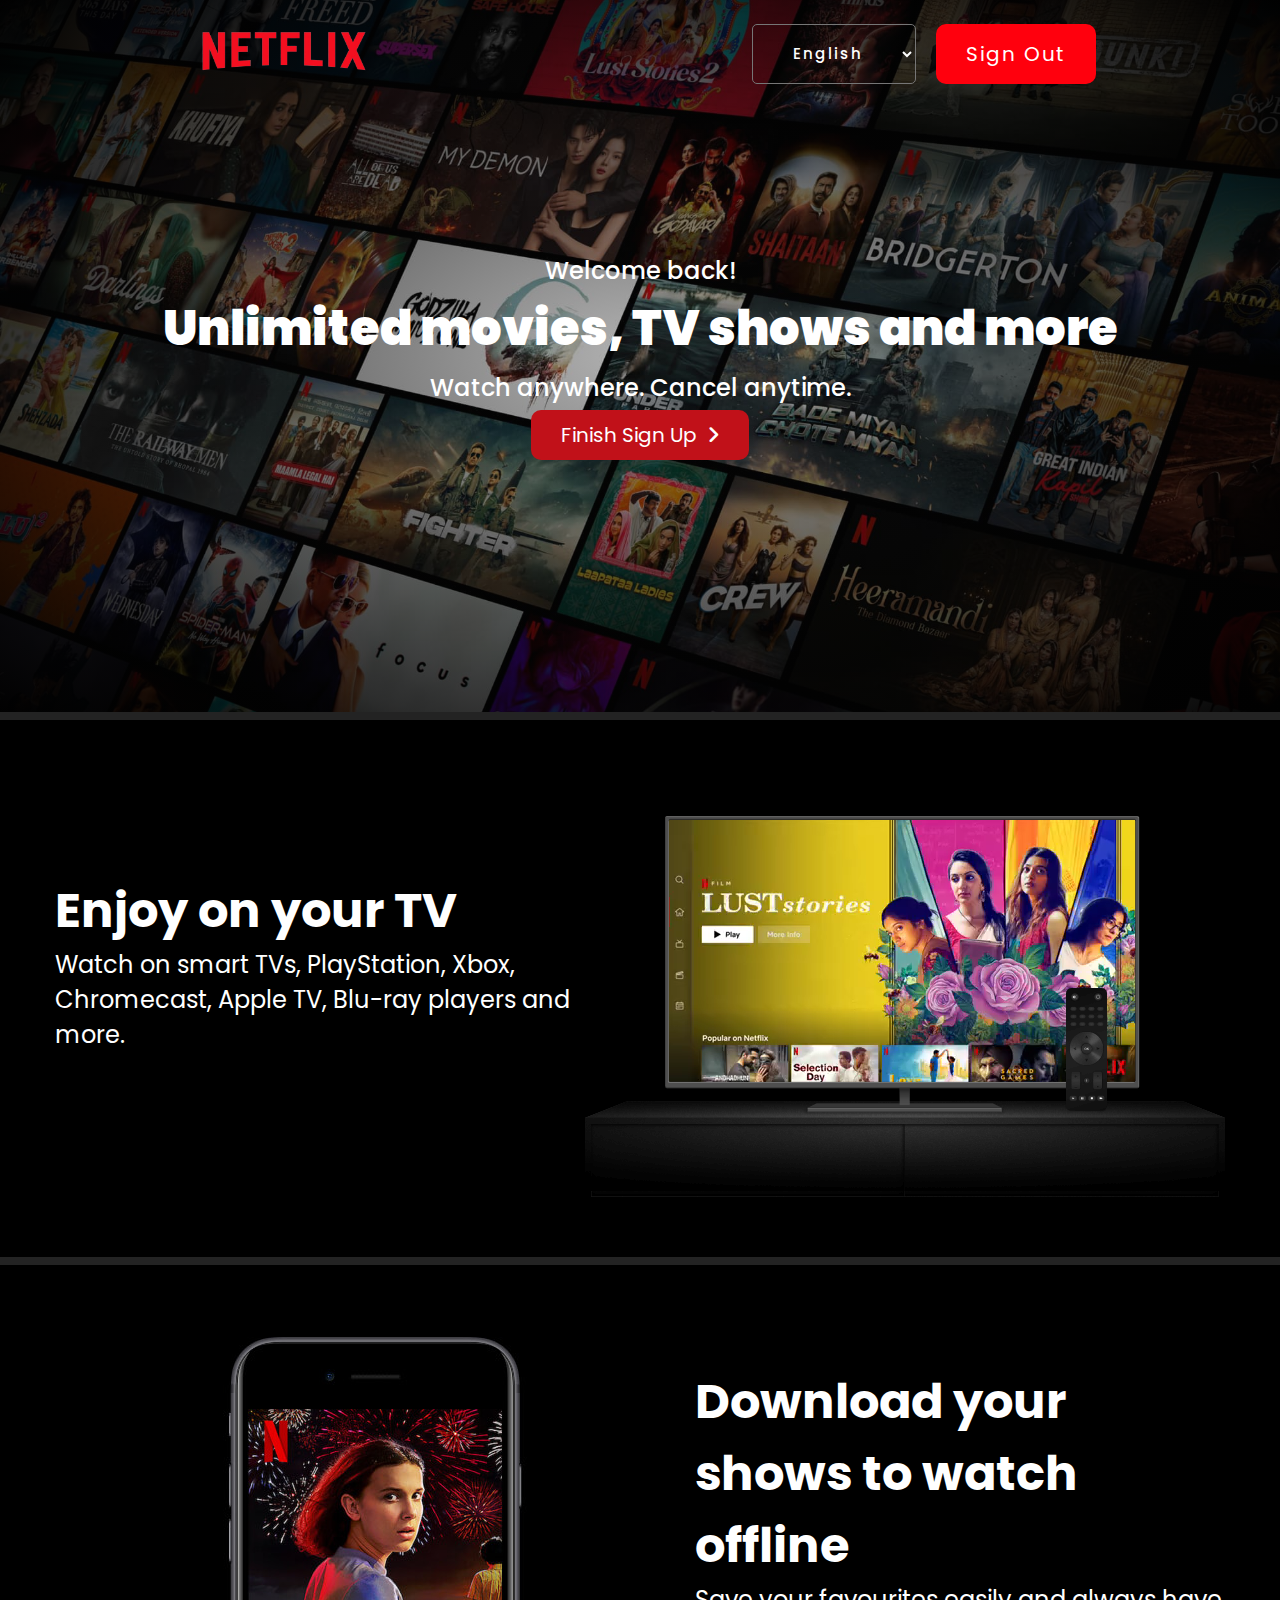
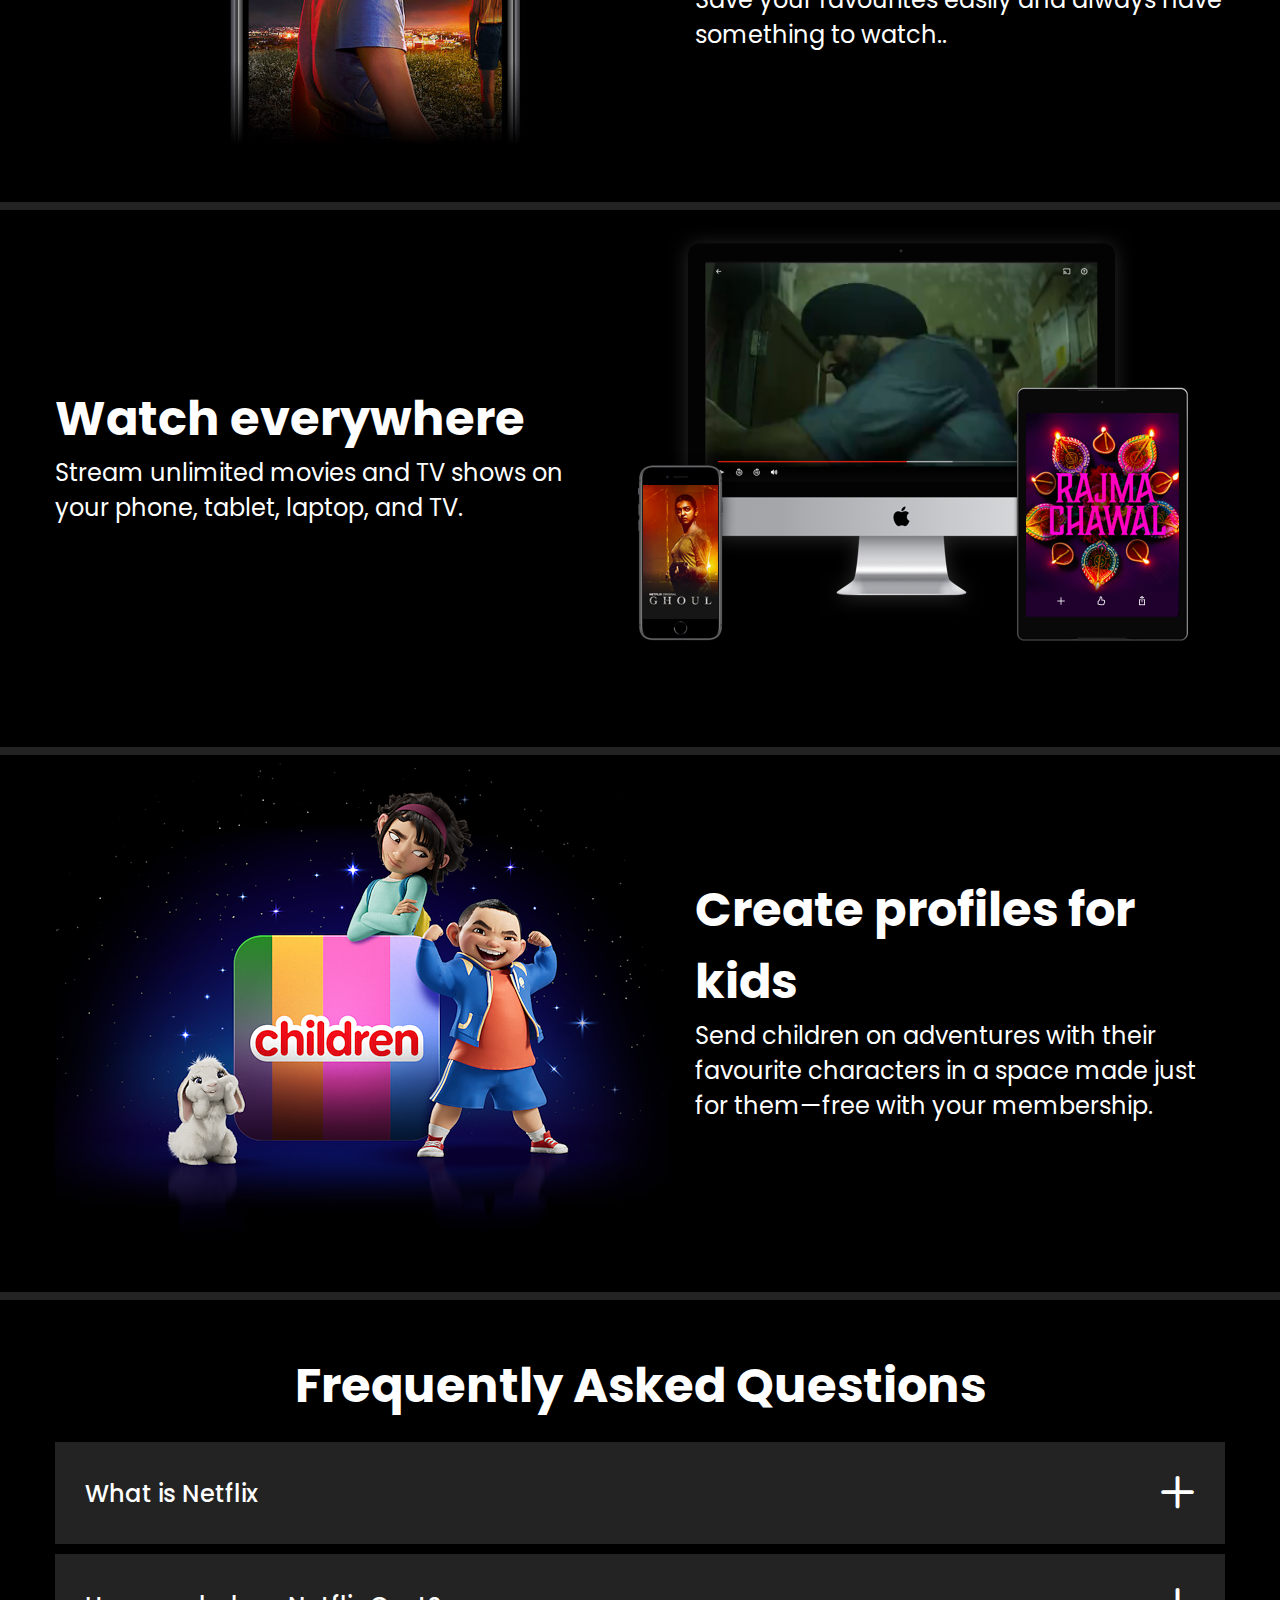
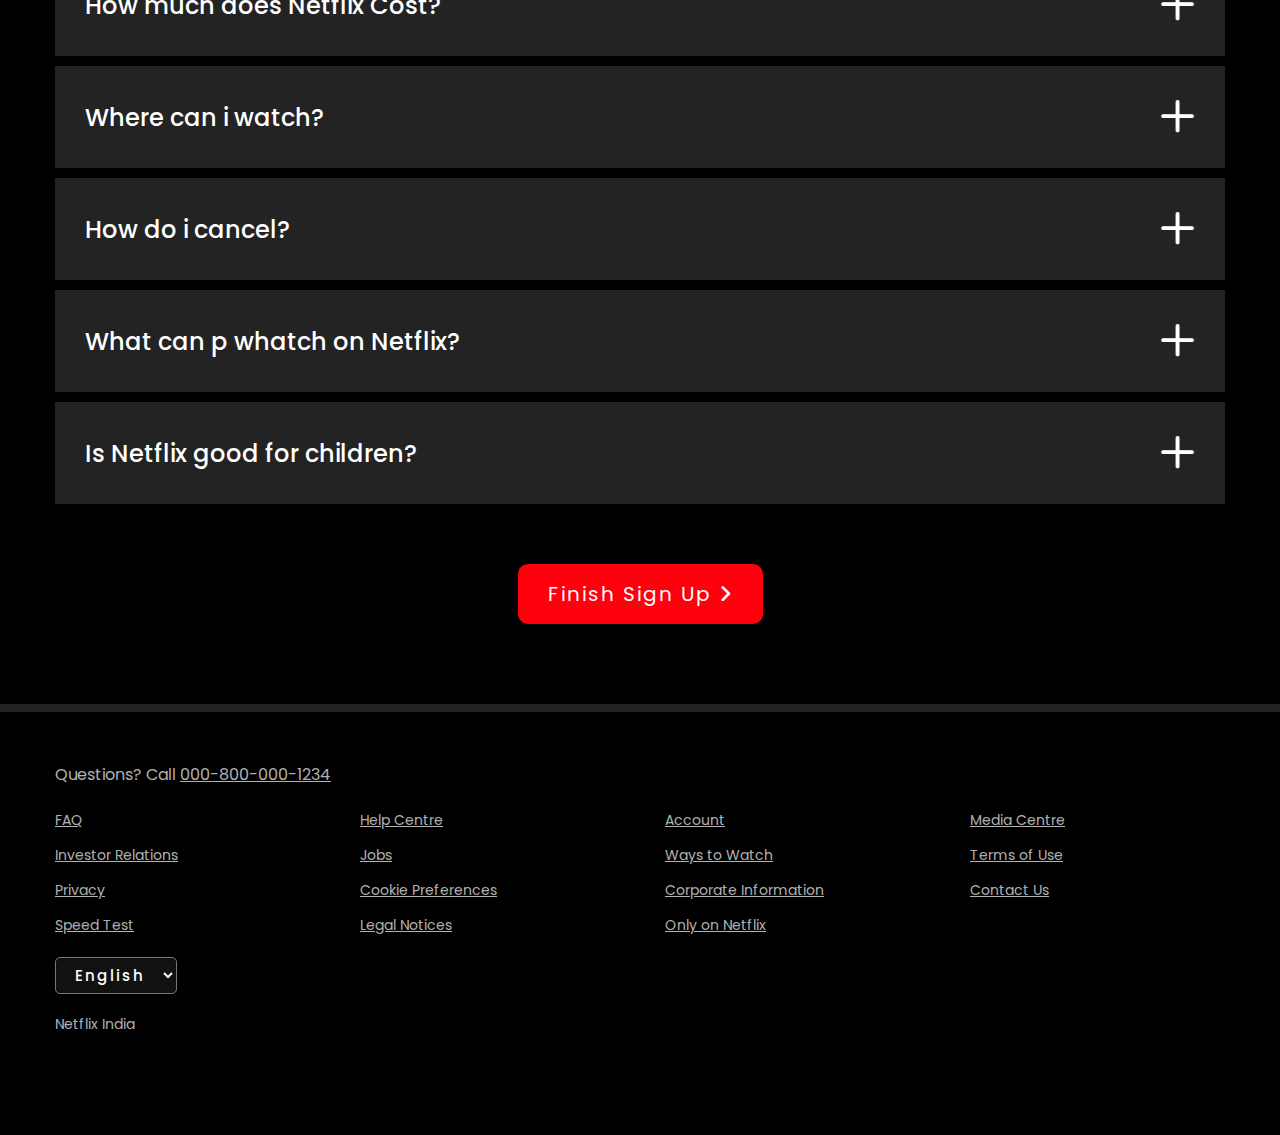
<file: index.html>
<!DOCTYPE html>
<html lang="en">
    <head>
        <meta charset="UTF-8">
        <meta name="viewport" content="width=device-width, initial-scale=1.0">
        <title>Netlix</title>
        <link rel="stylesheet" href="style.css">
        <link rel="stylesheet"
            href="https://cdnjs.cloudflare.com/ajax/libs/font-awesome/6.5.2/css/all.min.css">
        <link rel="preconnect" href="https://fonts.googleapis.com">
        <link rel="preconnect" href="https://fonts.gstatic.com" crossorigin>
        <link
            href="https://fonts.googleapis.com/css2?family=Poppins:ital,wght@0,100;0,200;0,300;0,400;0,500;0,600;0,700;0,800;0,900;1,100;1,200;1,300;1,400;1,500;1,600;1,700;1,800;1,900&display=swap"
            rel="stylesheet">

    </head>
    <body>
        <header>
            <div class="logo">
                <img src="./img/netflix-logo.png" alt>
            </div>

            <div class="sign_button">
                <select>
                    <option>English</option>
                    <option>Hindi</option>
                </select>

                <button type="button">Sign Out</button>
            </div>
        </header>

        <main>
            <section class="main_img">
                <div class="background_color">
                    <div class="main_img_contant">
                        <p>Welcome back!</p>
                        <h1>Unlimited movies, TV shows and more</h1>
                        <p>Watch anywhere. Cancel anytime.</p>
                        <button type="button">Finish Sign Up <i
                                class="fa-solid fa-angle-right"></i></button>
                    </div>
                </div>
            </section>

            <section class="tv_sec">
                <div class="container">
                    <div class="tv_sec_contant">
                        <h2>Enjoy on your TV</h2>
                        <p>Watch on smart TVs, PlayStation, Xbox, Chromecast,
                            Apple TV, Blu-ray players and more.</p>
                    </div>

                    <div class="tv_sec_img">
                        <img src="./img/tv.png" alt>
                        <video src="./video/tv1.m4v" autoplay loop></video>
                    </div>
                </div>
            </section>

            <section class="tv_sec">
                <div class="container2">

                    <div class="tv_sec_img">
                        <img src="./img/mobile.jpg" alt>
                    </div>

                    <div class="tv_sec_contant">
                        <h2>Download your shows to watch offline</h2>
                        <p>Save your favourites easily and always have something
                            to watch..</p>
                    </div>

                </div>
            </section>

            <section class="tv_sec">
                <div class="container">
                    <div class="tv_sec_contant">
                        <h2>Watch everywhere</h2>
                        <p>Stream unlimited movies and TV shows on your phone,
                            tablet, laptop, and TV.</p>
                    </div>

                    <div class="tv_sec_img tv2">
                        <img src="./img/tv2.png" alt>
                        <video src="./video/tv2.m4v" autoplay loop></video>
                    </div>
                </div>
            </section>

            <section class="tv_sec">
                <div class="container2">

                    <div class="tv_sec_img">
                        <img src="./img/children.png" alt>
                    </div>

                    <div class="tv_sec_contant">
                        <h2>Create profiles for kids</h2>
                        <p>Send children on adventures with their favourite
                            characters in a space made just for them—free with
                            your membership.</p>
                    </div>

                </div>
            </section>

            <section class="questions_sec">
                <div class="container">
                    <div class="questions_div">
                        <h1>Frequently Asked Questions</h1>
                        <div class="main_que">
                            <div>
                                <h2>What is Netflix</h2>
                                <span><i class="fa-solid fa-plus"></i></span>
                            </div>

                            <div>
                                <h2>How much does Netflix Cost?</h2>
                                <span><i class="fa-solid fa-plus"></i></span>
                            </div>

                            <div>
                                <h2>Where can i watch?</h2>
                                <span><i class="fa-solid fa-plus"></i></span>
                            </div>

                            <div>
                                <h2>How do i cancel?</h2>
                                <span><i class="fa-solid fa-plus"></i></span>
                            </div>

                            <div>
                                <h2>What can p whatch on Netflix?</h2>
                                <span><i class="fa-solid fa-plus"></i></span>
                            </div>

                            <div>
                                <h2>Is Netflix good for children?</h2>
                                <span><i class="fa-solid fa-plus"></i></span>
                            </div>
                        </div>

                        <button type="button">Finish Sign Up <i
                                class="fa-solid fa-angle-right"></i></button>
                    </div>
                </div>
            </section>
        </main>

        <footer>
            <div class="container3">
                <div class="footer_contant">
                
                    <div class="call_num">
                        Questions? Call
                        <a href>000-800-000-1234</a>
                    </div>

                    <div class="footer_ul_li">
                        <ul>
                            <li><a href>FAQ</a></li>
                            <li><a href>Help Centre</a></li>
                            <li><a href>Account</a></li>
                            <li><a href>Media Centre</a></li>
                            <li><a href>Investor Relations</a></li>
                            <li><a href>Jobs</a></li>
                            <li><a href>Ways to Watch</a></li>
                            <li><a href>Terms of Use</a></li>
                            <li><a href>Privacy</a></li>
                            <li><a href>Cookie Preferences</a></li>
                            <li><a href>Corporate Information</a></li>
                            <li><a href>Contact Us</a></li>
                            <li><a href>Speed Test</a></li>
                            <li><a href>Legal Notices</a></li>
                            <li><a href>Only on Netflix</a></li>
                            <li></li>
                        </ul>
                    </div>
    
                    <div class="lang_sel">
                        <select>
                            <option>English</option>
                            <option>Hindi</option>
                        </select>
                    </div>
    
                    <p>Netflix India</p>   
                
                </div>
                
            </div>
        </footer>
    </body>
</html>
</file>
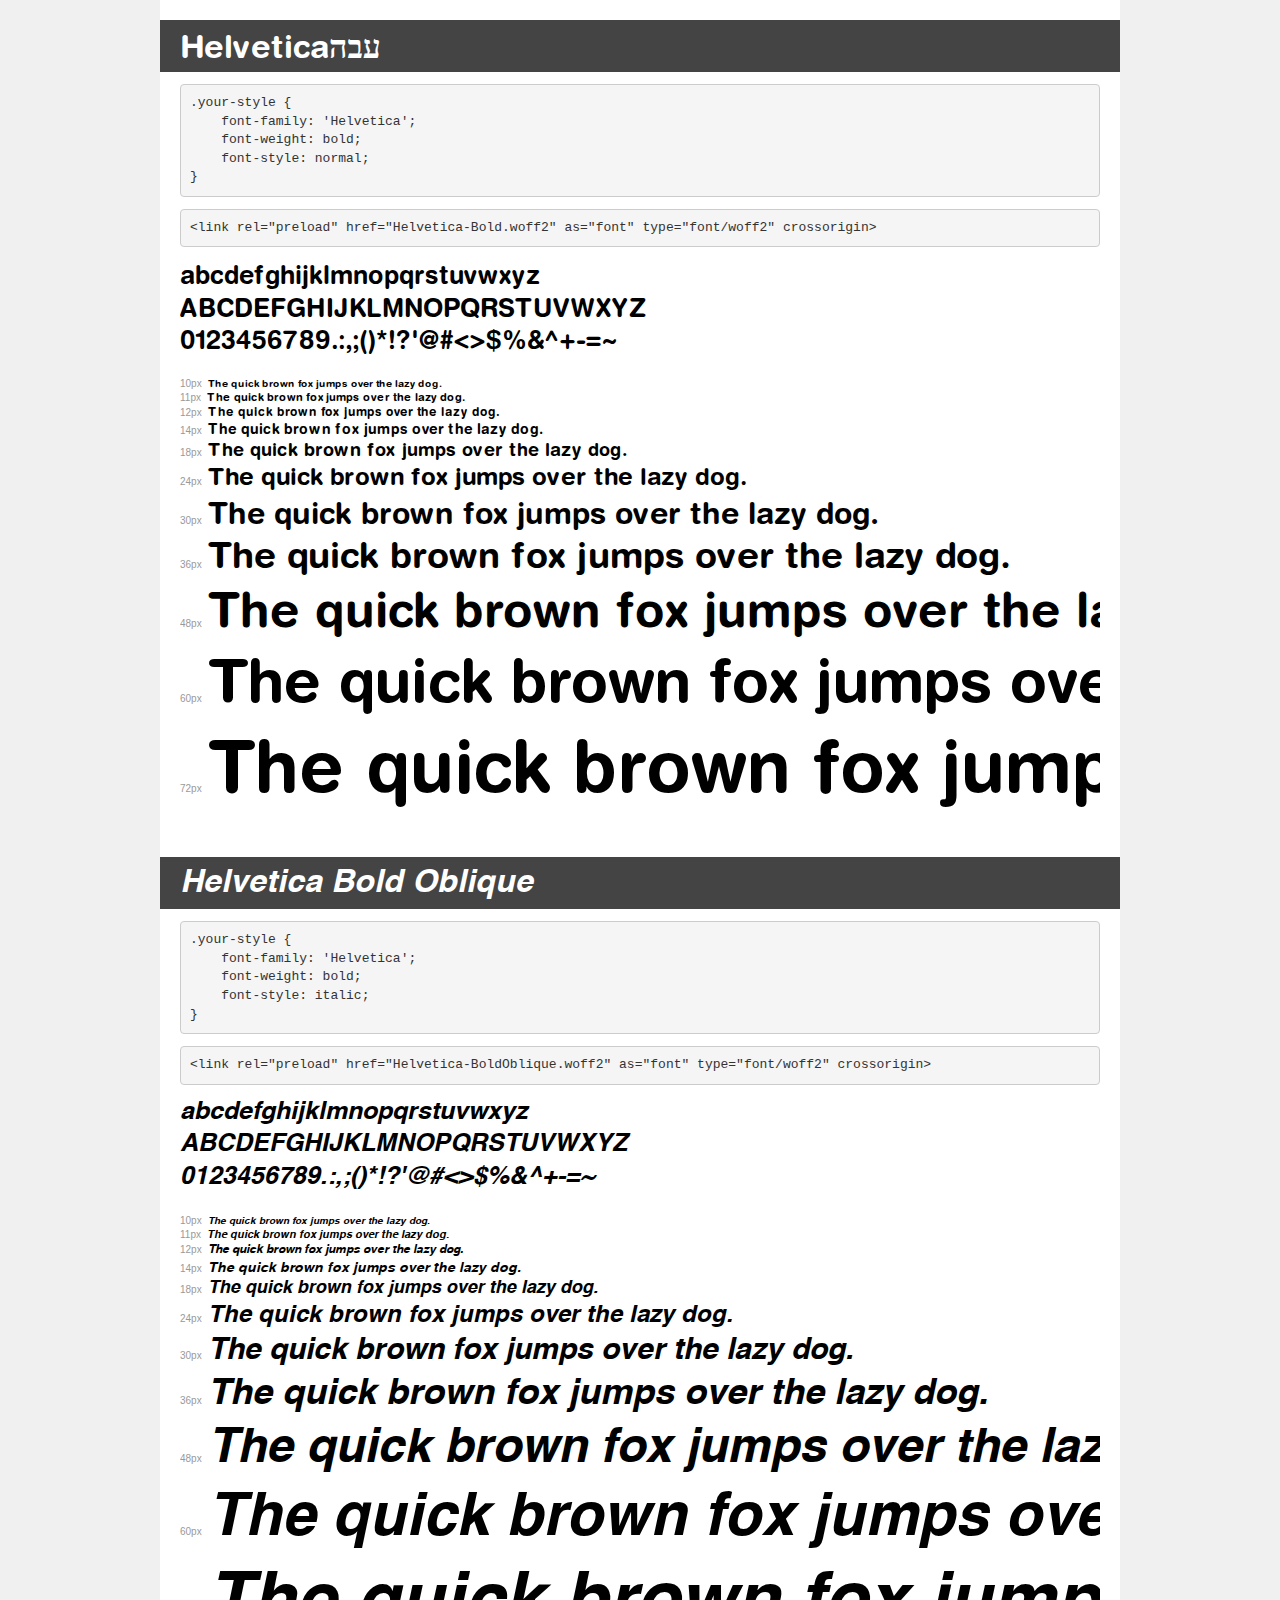
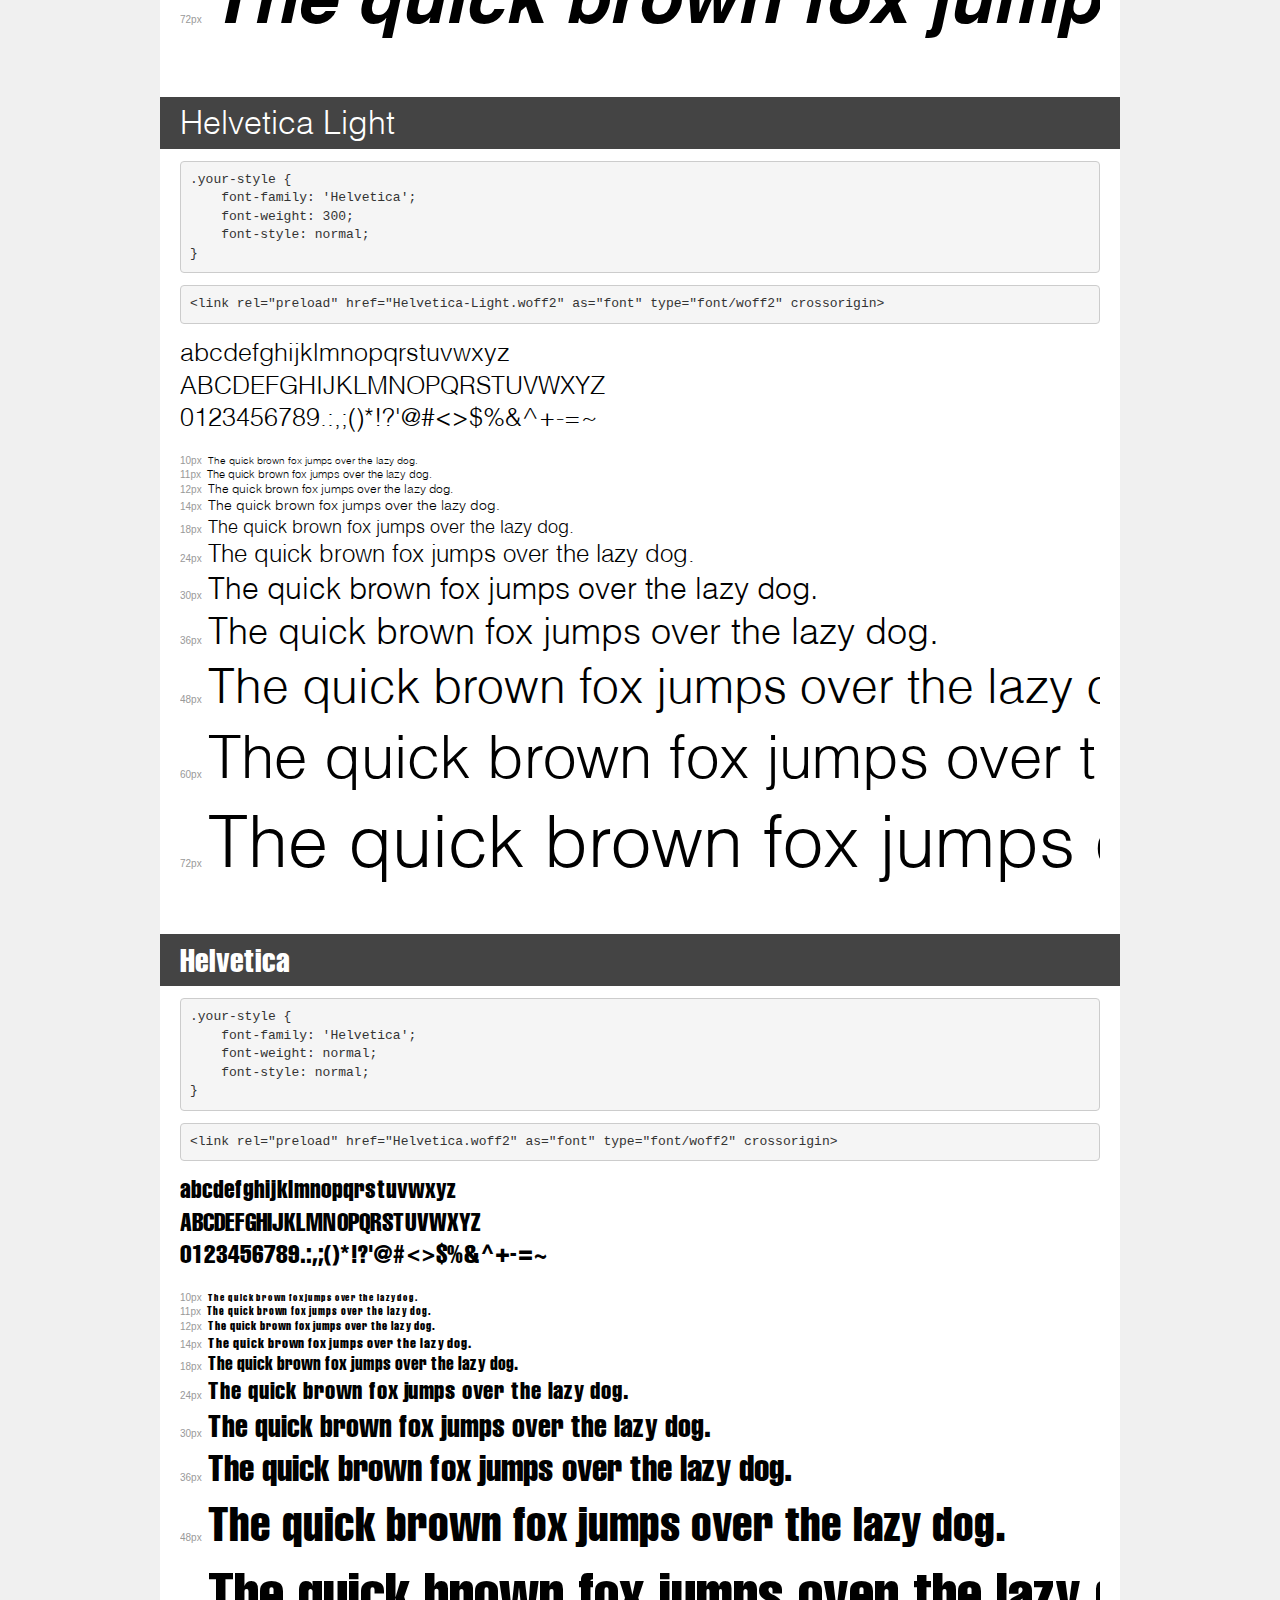
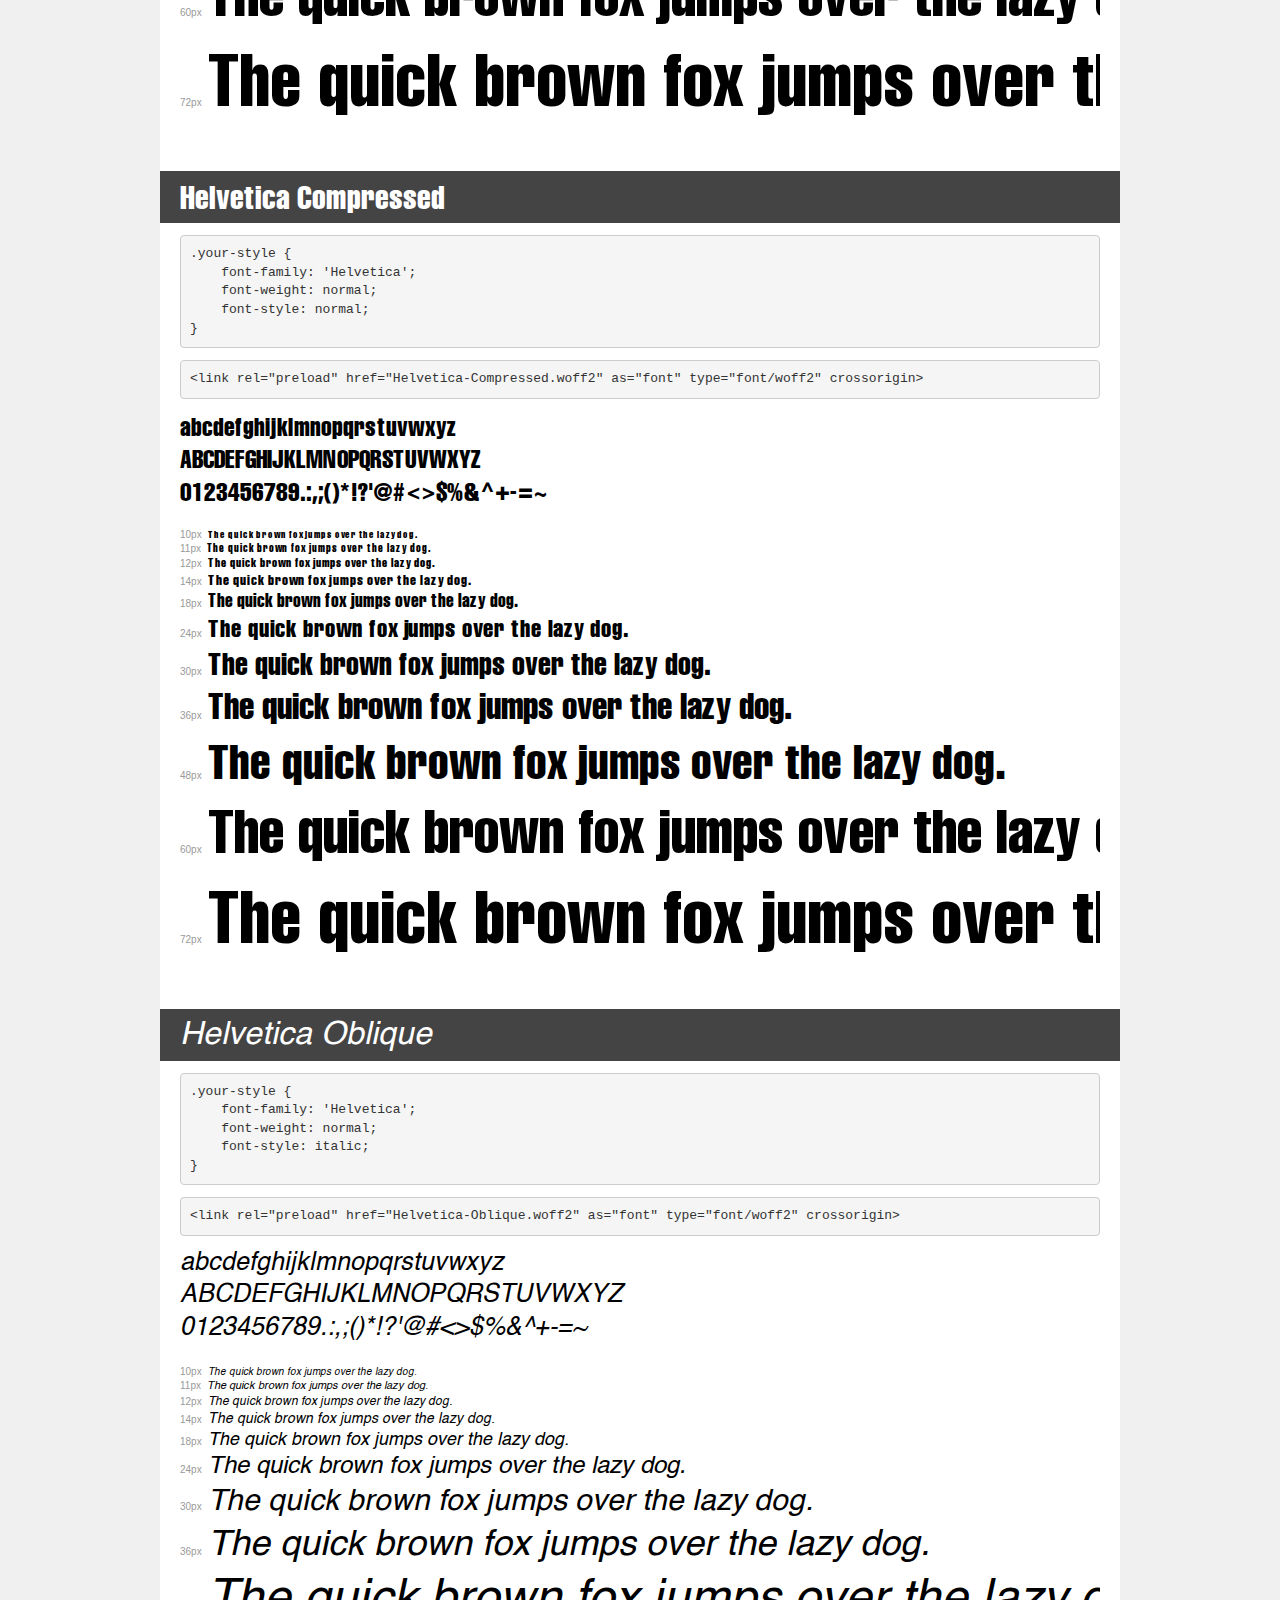
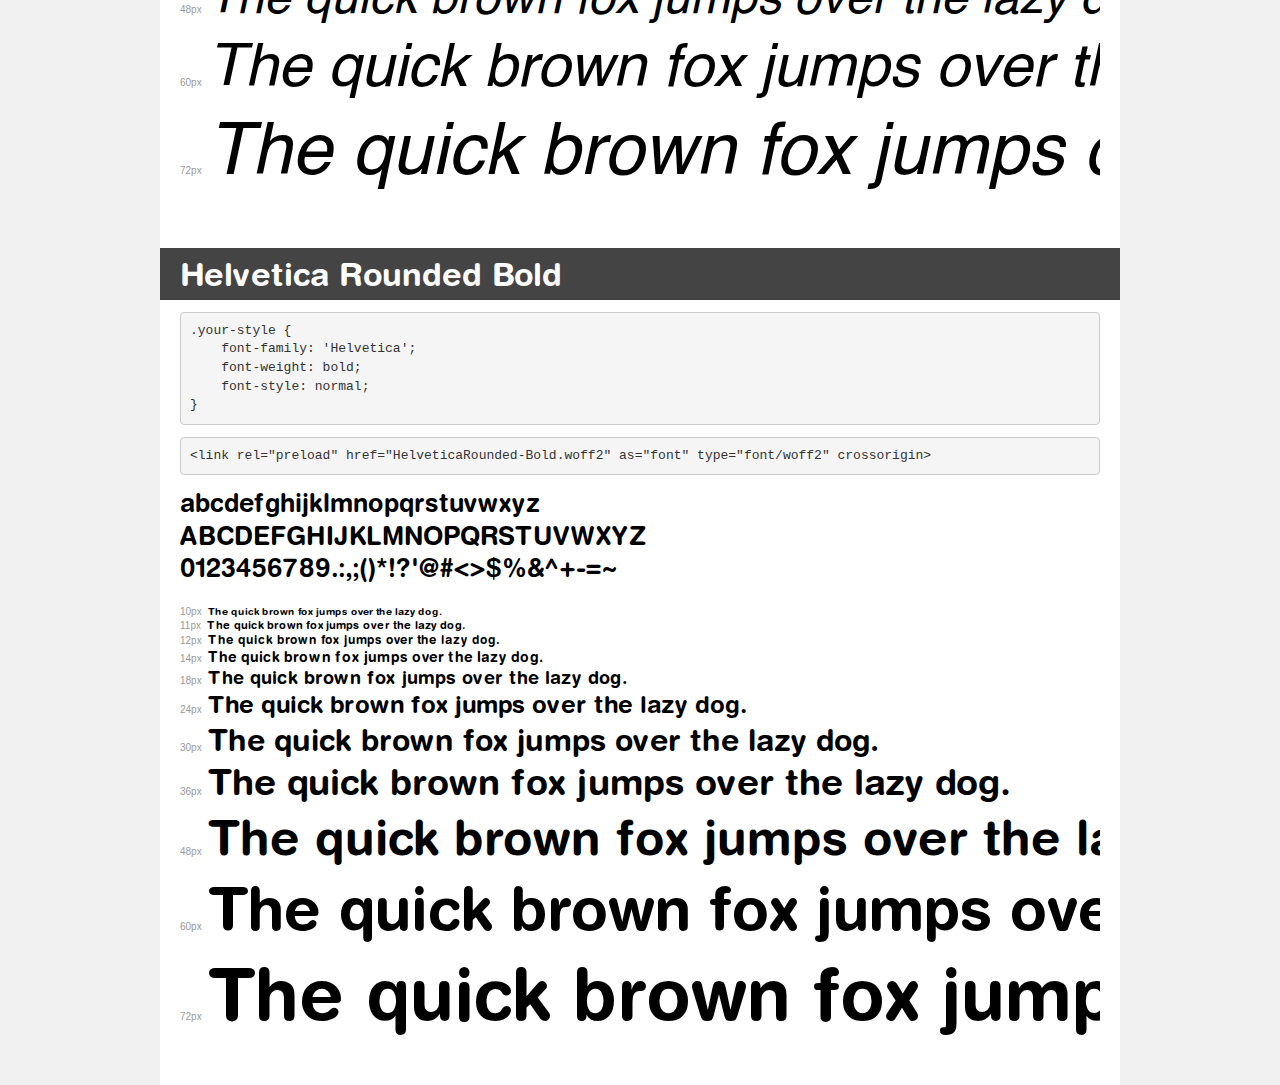
<file: font/demo.html>
<!DOCTYPE html>
<html lang="en">
<head>
    <meta charset="utf-8">
    <meta http-equiv="X-UA-Compatible" content="IE=edge">
    <meta name="viewport" content="width=device-width, initial-scale=1">
    <meta name="robots" content="noindex, noarchive">
    <meta name="format-detection" content="telephone=no">
    <title>Transfonter demo</title>
    <link href="stylesheet.css" rel="stylesheet">
    <style>
        /*
        http://meyerweb.com/eric/tools/css/reset/
        v2.0 | 20110126
        License: none (public domain)
        */
        html, body, div, span, applet, object, iframe,
        h1, h2, h3, h4, h5, h6, p, blockquote, pre,
        a, abbr, acronym, address, big, cite, code,
        del, dfn, em, img, ins, kbd, q, s, samp,
        small, strike, strong, sub, sup, tt, var,
        b, u, i, center,
        dl, dt, dd, ol, ul, li,
        fieldset, form, label, legend,
        table, caption, tbody, tfoot, thead, tr, th, td,
        article, aside, canvas, details, embed,
        figure, figcaption, footer, header, hgroup,
        menu, nav, output, ruby, section, summary,
        time, mark, audio, video {
            margin: 0;
            padding: 0;
            border: 0;
            font-size: 100%;
            font: inherit;
            vertical-align: baseline;
        }
        /* HTML5 display-role reset for older browsers */
        article, aside, details, figcaption, figure,
        footer, header, hgroup, menu, nav, section {
            display: block;
        }
        body {
            line-height: 1;
        }
        ol, ul {
            list-style: none;
        }
        blockquote, q {
            quotes: none;
        }
        blockquote:before, blockquote:after,
        q:before, q:after {
            content: '';
            content: none;
        }
        table {
            border-collapse: collapse;
            border-spacing: 0;
        }
        /* demo styles */
        body {
            background: #f0f0f0;
            color: #000;
        }
        .page {
            background: #fff;
            width: 920px;
            margin: 0 auto;
            padding: 20px 20px 0 20px;
            overflow: hidden;
        }
        .font-container {
            overflow-x: auto;
            overflow-y: hidden;
            margin-bottom: 40px;
            line-height: 1.3;
            white-space: nowrap;
            padding-bottom: 5px;
        }
        h1 {
            position: relative;
            background: #444;
            font-size: 32px;
            color: #fff;
            padding: 10px 20px;
            margin: 0 -20px 12px -20px;
        }
        .letters {
            font-size: 25px;
            margin-bottom: 20px;
        }
        .s10:before {
            content: '10px';
        }
        .s11:before {
            content: '11px';
        }
        .s12:before {
            content: '12px';
        }
        .s14:before {
            content: '14px';
        }
        .s18:before {
            content: '18px';
        }
        .s24:before {
            content: '24px';
        }
        .s30:before {
            content: '30px';
        }
        .s36:before {
            content: '36px';
        }
        .s48:before {
            content: '48px';
        }
        .s60:before {
            content: '60px';
        }
        .s72:before {
            content: '72px';
        }
        .s10:before, .s11:before, .s12:before, .s14:before,
        .s18:before, .s24:before, .s30:before, .s36:before,
        .s48:before, .s60:before, .s72:before {
            font-family: Arial, sans-serif;
            font-size: 10px;
            font-weight: normal;
            font-style: normal;
            color: #999;
            padding-right: 6px;
        }
        pre {
            display: block;
            padding: 9px;
            margin: 0 0 12px;
            font-family: Monaco, Menlo, Consolas, "Courier New", monospace;
            font-size: 13px;
            line-height: 1.428571429;
            color: #333;
            font-weight: normal;
            font-style: normal;
            background-color: #f5f5f5;
            border: 1px solid #ccc;
            overflow-x: auto;
            border-radius: 4px;
        }
        /* responsive */
        @media (max-width: 959px) {
            .page {
                width: auto;
                margin: 0;
            }
        }
    </style>
</head>
<body>
<div class="page">
    <div class="demo">
        <h1 style="font-family: 'Helvetica'; font-weight: bold; font-style: normal;">Helvetica‭ ‬עבה</h1>
        <pre title="Usage">.your-style {
    font-family: 'Helvetica';
    font-weight: bold;
    font-style: normal;
}</pre>
        <pre title="Preload (optional)">
&lt;link rel=&quot;preload&quot; href=&quot;Helvetica-Bold.woff2&quot; as=&quot;font&quot; type=&quot;font/woff2&quot; crossorigin&gt;</pre>
        <div class="font-container" style="font-family: 'Helvetica'; font-weight: bold; font-style: normal;">
            <p class="letters">
                abcdefghijklmnopqrstuvwxyz<br>
ABCDEFGHIJKLMNOPQRSTUVWXYZ<br>
                0123456789.:,;()*!?'@#&lt;&gt;$%&^+-=~
            </p>
            <p class="s10" style="font-size: 10px;">The quick brown fox jumps over the lazy dog.</p>
            <p class="s11" style="font-size: 11px;">The quick brown fox jumps over the lazy dog.</p>
            <p class="s12" style="font-size: 12px;">The quick brown fox jumps over the lazy dog.</p>
            <p class="s14" style="font-size: 14px;">The quick brown fox jumps over the lazy dog.</p>
            <p class="s18" style="font-size: 18px;">The quick brown fox jumps over the lazy dog.</p>
            <p class="s24" style="font-size: 24px;">The quick brown fox jumps over the lazy dog.</p>
            <p class="s30" style="font-size: 30px;">The quick brown fox jumps over the lazy dog.</p>
            <p class="s36" style="font-size: 36px;">The quick brown fox jumps over the lazy dog.</p>
            <p class="s48" style="font-size: 48px;">The quick brown fox jumps over the lazy dog.</p>
            <p class="s60" style="font-size: 60px;">The quick brown fox jumps over the lazy dog.</p>
            <p class="s72" style="font-size: 72px;">The quick brown fox jumps over the lazy dog.</p>
        </div>
    </div>

    <div class="demo">
        <h1 style="font-family: 'Helvetica'; font-weight: bold; font-style: italic;">Helvetica Bold Oblique</h1>
        <pre title="Usage">.your-style {
    font-family: 'Helvetica';
    font-weight: bold;
    font-style: italic;
}</pre>
        <pre title="Preload (optional)">
&lt;link rel=&quot;preload&quot; href=&quot;Helvetica-BoldOblique.woff2&quot; as=&quot;font&quot; type=&quot;font/woff2&quot; crossorigin&gt;</pre>
        <div class="font-container" style="font-family: 'Helvetica'; font-weight: bold; font-style: italic;">
            <p class="letters">
                abcdefghijklmnopqrstuvwxyz<br>
ABCDEFGHIJKLMNOPQRSTUVWXYZ<br>
                0123456789.:,;()*!?'@#&lt;&gt;$%&^+-=~
            </p>
            <p class="s10" style="font-size: 10px;">The quick brown fox jumps over the lazy dog.</p>
            <p class="s11" style="font-size: 11px;">The quick brown fox jumps over the lazy dog.</p>
            <p class="s12" style="font-size: 12px;">The quick brown fox jumps over the lazy dog.</p>
            <p class="s14" style="font-size: 14px;">The quick brown fox jumps over the lazy dog.</p>
            <p class="s18" style="font-size: 18px;">The quick brown fox jumps over the lazy dog.</p>
            <p class="s24" style="font-size: 24px;">The quick brown fox jumps over the lazy dog.</p>
            <p class="s30" style="font-size: 30px;">The quick brown fox jumps over the lazy dog.</p>
            <p class="s36" style="font-size: 36px;">The quick brown fox jumps over the lazy dog.</p>
            <p class="s48" style="font-size: 48px;">The quick brown fox jumps over the lazy dog.</p>
            <p class="s60" style="font-size: 60px;">The quick brown fox jumps over the lazy dog.</p>
            <p class="s72" style="font-size: 72px;">The quick brown fox jumps over the lazy dog.</p>
        </div>
    </div>

    <div class="demo">
        <h1 style="font-family: 'Helvetica'; font-weight: 300; font-style: normal;">Helvetica Light</h1>
        <pre title="Usage">.your-style {
    font-family: 'Helvetica';
    font-weight: 300;
    font-style: normal;
}</pre>
        <pre title="Preload (optional)">
&lt;link rel=&quot;preload&quot; href=&quot;Helvetica-Light.woff2&quot; as=&quot;font&quot; type=&quot;font/woff2&quot; crossorigin&gt;</pre>
        <div class="font-container" style="font-family: 'Helvetica'; font-weight: 300; font-style: normal;">
            <p class="letters">
                abcdefghijklmnopqrstuvwxyz<br>
ABCDEFGHIJKLMNOPQRSTUVWXYZ<br>
                0123456789.:,;()*!?'@#&lt;&gt;$%&^+-=~
            </p>
            <p class="s10" style="font-size: 10px;">The quick brown fox jumps over the lazy dog.</p>
            <p class="s11" style="font-size: 11px;">The quick brown fox jumps over the lazy dog.</p>
            <p class="s12" style="font-size: 12px;">The quick brown fox jumps over the lazy dog.</p>
            <p class="s14" style="font-size: 14px;">The quick brown fox jumps over the lazy dog.</p>
            <p class="s18" style="font-size: 18px;">The quick brown fox jumps over the lazy dog.</p>
            <p class="s24" style="font-size: 24px;">The quick brown fox jumps over the lazy dog.</p>
            <p class="s30" style="font-size: 30px;">The quick brown fox jumps over the lazy dog.</p>
            <p class="s36" style="font-size: 36px;">The quick brown fox jumps over the lazy dog.</p>
            <p class="s48" style="font-size: 48px;">The quick brown fox jumps over the lazy dog.</p>
            <p class="s60" style="font-size: 60px;">The quick brown fox jumps over the lazy dog.</p>
            <p class="s72" style="font-size: 72px;">The quick brown fox jumps over the lazy dog.</p>
        </div>
    </div>

    <div class="demo">
        <h1 style="font-family: 'Helvetica'; font-weight: normal; font-style: normal;">Helvetica</h1>
        <pre title="Usage">.your-style {
    font-family: 'Helvetica';
    font-weight: normal;
    font-style: normal;
}</pre>
        <pre title="Preload (optional)">
&lt;link rel=&quot;preload&quot; href=&quot;Helvetica.woff2&quot; as=&quot;font&quot; type=&quot;font/woff2&quot; crossorigin&gt;</pre>
        <div class="font-container" style="font-family: 'Helvetica'; font-weight: normal; font-style: normal;">
            <p class="letters">
                abcdefghijklmnopqrstuvwxyz<br>
ABCDEFGHIJKLMNOPQRSTUVWXYZ<br>
                0123456789.:,;()*!?'@#&lt;&gt;$%&^+-=~
            </p>
            <p class="s10" style="font-size: 10px;">The quick brown fox jumps over the lazy dog.</p>
            <p class="s11" style="font-size: 11px;">The quick brown fox jumps over the lazy dog.</p>
            <p class="s12" style="font-size: 12px;">The quick brown fox jumps over the lazy dog.</p>
            <p class="s14" style="font-size: 14px;">The quick brown fox jumps over the lazy dog.</p>
            <p class="s18" style="font-size: 18px;">The quick brown fox jumps over the lazy dog.</p>
            <p class="s24" style="font-size: 24px;">The quick brown fox jumps over the lazy dog.</p>
            <p class="s30" style="font-size: 30px;">The quick brown fox jumps over the lazy dog.</p>
            <p class="s36" style="font-size: 36px;">The quick brown fox jumps over the lazy dog.</p>
            <p class="s48" style="font-size: 48px;">The quick brown fox jumps over the lazy dog.</p>
            <p class="s60" style="font-size: 60px;">The quick brown fox jumps over the lazy dog.</p>
            <p class="s72" style="font-size: 72px;">The quick brown fox jumps over the lazy dog.</p>
        </div>
    </div>

    <div class="demo">
        <h1 style="font-family: 'Helvetica'; font-weight: normal; font-style: normal;">Helvetica Compressed</h1>
        <pre title="Usage">.your-style {
    font-family: 'Helvetica';
    font-weight: normal;
    font-style: normal;
}</pre>
        <pre title="Preload (optional)">
&lt;link rel=&quot;preload&quot; href=&quot;Helvetica-Compressed.woff2&quot; as=&quot;font&quot; type=&quot;font/woff2&quot; crossorigin&gt;</pre>
        <div class="font-container" style="font-family: 'Helvetica'; font-weight: normal; font-style: normal;">
            <p class="letters">
                abcdefghijklmnopqrstuvwxyz<br>
ABCDEFGHIJKLMNOPQRSTUVWXYZ<br>
                0123456789.:,;()*!?'@#&lt;&gt;$%&^+-=~
            </p>
            <p class="s10" style="font-size: 10px;">The quick brown fox jumps over the lazy dog.</p>
            <p class="s11" style="font-size: 11px;">The quick brown fox jumps over the lazy dog.</p>
            <p class="s12" style="font-size: 12px;">The quick brown fox jumps over the lazy dog.</p>
            <p class="s14" style="font-size: 14px;">The quick brown fox jumps over the lazy dog.</p>
            <p class="s18" style="font-size: 18px;">The quick brown fox jumps over the lazy dog.</p>
            <p class="s24" style="font-size: 24px;">The quick brown fox jumps over the lazy dog.</p>
            <p class="s30" style="font-size: 30px;">The quick brown fox jumps over the lazy dog.</p>
            <p class="s36" style="font-size: 36px;">The quick brown fox jumps over the lazy dog.</p>
            <p class="s48" style="font-size: 48px;">The quick brown fox jumps over the lazy dog.</p>
            <p class="s60" style="font-size: 60px;">The quick brown fox jumps over the lazy dog.</p>
            <p class="s72" style="font-size: 72px;">The quick brown fox jumps over the lazy dog.</p>
        </div>
    </div>

    <div class="demo">
        <h1 style="font-family: 'Helvetica'; font-weight: normal; font-style: italic;">Helvetica Oblique</h1>
        <pre title="Usage">.your-style {
    font-family: 'Helvetica';
    font-weight: normal;
    font-style: italic;
}</pre>
        <pre title="Preload (optional)">
&lt;link rel=&quot;preload&quot; href=&quot;Helvetica-Oblique.woff2&quot; as=&quot;font&quot; type=&quot;font/woff2&quot; crossorigin&gt;</pre>
        <div class="font-container" style="font-family: 'Helvetica'; font-weight: normal; font-style: italic;">
            <p class="letters">
                abcdefghijklmnopqrstuvwxyz<br>
ABCDEFGHIJKLMNOPQRSTUVWXYZ<br>
                0123456789.:,;()*!?'@#&lt;&gt;$%&^+-=~
            </p>
            <p class="s10" style="font-size: 10px;">The quick brown fox jumps over the lazy dog.</p>
            <p class="s11" style="font-size: 11px;">The quick brown fox jumps over the lazy dog.</p>
            <p class="s12" style="font-size: 12px;">The quick brown fox jumps over the lazy dog.</p>
            <p class="s14" style="font-size: 14px;">The quick brown fox jumps over the lazy dog.</p>
            <p class="s18" style="font-size: 18px;">The quick brown fox jumps over the lazy dog.</p>
            <p class="s24" style="font-size: 24px;">The quick brown fox jumps over the lazy dog.</p>
            <p class="s30" style="font-size: 30px;">The quick brown fox jumps over the lazy dog.</p>
            <p class="s36" style="font-size: 36px;">The quick brown fox jumps over the lazy dog.</p>
            <p class="s48" style="font-size: 48px;">The quick brown fox jumps over the lazy dog.</p>
            <p class="s60" style="font-size: 60px;">The quick brown fox jumps over the lazy dog.</p>
            <p class="s72" style="font-size: 72px;">The quick brown fox jumps over the lazy dog.</p>
        </div>
    </div>

    <div class="demo">
        <h1 style="font-family: 'Helvetica'; font-weight: bold; font-style: normal;">Helvetica Rounded Bold</h1>
        <pre title="Usage">.your-style {
    font-family: 'Helvetica';
    font-weight: bold;
    font-style: normal;
}</pre>
        <pre title="Preload (optional)">
&lt;link rel=&quot;preload&quot; href=&quot;HelveticaRounded-Bold.woff2&quot; as=&quot;font&quot; type=&quot;font/woff2&quot; crossorigin&gt;</pre>
        <div class="font-container" style="font-family: 'Helvetica'; font-weight: bold; font-style: normal;">
            <p class="letters">
                abcdefghijklmnopqrstuvwxyz<br>
ABCDEFGHIJKLMNOPQRSTUVWXYZ<br>
                0123456789.:,;()*!?'@#&lt;&gt;$%&^+-=~
            </p>
            <p class="s10" style="font-size: 10px;">The quick brown fox jumps over the lazy dog.</p>
            <p class="s11" style="font-size: 11px;">The quick brown fox jumps over the lazy dog.</p>
            <p class="s12" style="font-size: 12px;">The quick brown fox jumps over the lazy dog.</p>
            <p class="s14" style="font-size: 14px;">The quick brown fox jumps over the lazy dog.</p>
            <p class="s18" style="font-size: 18px;">The quick brown fox jumps over the lazy dog.</p>
            <p class="s24" style="font-size: 24px;">The quick brown fox jumps over the lazy dog.</p>
            <p class="s30" style="font-size: 30px;">The quick brown fox jumps over the lazy dog.</p>
            <p class="s36" style="font-size: 36px;">The quick brown fox jumps over the lazy dog.</p>
            <p class="s48" style="font-size: 48px;">The quick brown fox jumps over the lazy dog.</p>
            <p class="s60" style="font-size: 60px;">The quick brown fox jumps over the lazy dog.</p>
            <p class="s72" style="font-size: 72px;">The quick brown fox jumps over the lazy dog.</p>
        </div>
    </div>

</div>
</body>
</html>
</file>
<file: style.css>
* {
    margin: 0;
    padding: 0;
    box-sizing: border-box;
    font-family: "Poppins", sans-serif;
}

body {
    background-color: black;
}

header {
    display: flex;
    align-items: center;
    justify-content: space-around;
    position: absolute;
    width: 100%;
    z-index: 1;
}

.sign_button {
    display: flex;
    gap: 20px;
}

.sign_button select {
    background-color: rgba(0, 0, 0, 0);
    color: white;
    padding: 6px 36px;
    border-radius: 5px;
    font-size: 15px;
    letter-spacing: 2px;
    font-weight: 500;
}

.sign_button button {
    background-color: #ff000d;
    padding: 15px 30px;
    color: white;
    border: none;
    border-radius: 10px;
    letter-spacing: 2px;
    font-weight: 400;
    font-size: 20px;
}

.logo img {
    width: 200px;
    height: 100px;
}

.main_img {
    background-image: url(./img/main.jpg);
    width: 100%;
    height: 80vh;
    background-position: center center;
    background-repeat: no-repeat;
    background-size: cover;
    /* position: absolute; */
    border-bottom: 8px solid #232323;
}

.background_color {
    background: #000000;
    background: radial-gradient(at center, #2e2e2e17, #010101);
    width: 100%;
    height: 100%;
    position: relative;
    display: flex;
    align-items: center;
    justify-content: center;
}

.main_img_contant {
    color: white;
    display: flex;
    align-items: center;
    justify-content: center;
    flex-direction: column;
    gap: 5px;
}

.main_img_contant p {
    font-size: 24px;
    font-weight: 500;
}

.main_img_contant h1 {
    font-size: 48px;
    font-weight: 900;
}


.main_img_contant button {
    padding: 10px 30px;
    font-size: 20px;
    background-color: #c11119;
    color: white;
    border: none;
    display: flex;
    gap: 10px;
    align-items: center;
    border-radius: 10px;
}

.tv_sec {
    display: flex;
    align-items: center;
    justify-content: center;
    border-bottom: 8px solid #232323;
    padding-bottom: 50px;
}

.container,
.container2 {
    max-width: 1170px;
    display: flex;
    align-items: center;
    justify-content: space-between;
}

.tv_sec_contant {
    color: white;
}

.tv_sec_contant h2 {
    font-size: 48px;
}

.tv_sec_contant p {
    font-size: 24px;
}

.questions_sec,
.questions_sec .container {
    display: flex;
    align-items: center;
    justify-content: center;
}

.questions_sec .container {
    width: 1170px;
}

.questions_sec {
    margin: 50px 0px;
    width: 100%;
    border-bottom: 8px solid #232323;
}


.questions_div {
    color: white;
    display: flex;
    flex-direction: column;
    align-items: center;
    justify-content: center;
    width: 100%;
    gap: 20px;
}

.questions_div h1 {
    font-size: 48px;
}

.main_que {
    display: flex;
    flex-direction: column;
    gap: 10px;
    width: 100%;
}

.main_que div {
    display: flex;
    align-items: center;
    justify-content: space-between;
    padding: 30px;
    background-color: #232323;
    width: 100%;
}

.main_que div h2 {
    font-size: 24px;
    font-weight: 500;
}

.main_que div span i {
    font-size: 40px;
    font-weight: 200;
}

.questions_div button {
    background-color: #ff000d;
    padding: 15px 30px;
    color: white;
    border: none;
    border-radius: 10px;
    letter-spacing: 2px;
    font-weight: 400;
    font-size: 20px;
    margin-top: 40px;
    margin-bottom: 80px;
}

footer {
    display: flex;
    align-items: center;
}

.container3 {
    max-width: 1170px;
    display: flex;
    align-items: center;
    justify-content: flex-start;
    margin: auto;
    margin-bottom: 100px;
}

.footer_contant {
    color: #ffffffb3;
    width: 100%;
    display: flex;
    flex-direction: column;
    /* align-items: center; */
    justify-content: center;
    gap: 20px;
}

.footer_contant a {
    color: #ffffffb3;
}

.footer_ul_li ul {
    list-style: none;
    display: flex;
    flex-wrap: wrap;
    gap: 10px 50px;
}

.footer_ul_li ul li a {
    color: #ffffffb3;
    font-size: 14px;
}

.footer_ul_li ul li {
    flex: 20%;
}

.lang_sel select {
    background-color: rgba(34, 34, 34, 0.5);
    color: white;
    padding: 6px 15px;
    border-radius: 5px;
    font-size: 15px;
    letter-spacing: 2px;
    font-weight: 500;
}

.footer_contant p {
    font-size: 14px;
}

@media (max-width:1188px) {
    .container {
        display: flex;
        flex-wrap: wrap;
        align-content: center;
        justify-content: center;
        text-align: center;
        margin-top: 50px;
        gap: 50px;
    }

    .container2 {
        display: flex;
        flex-wrap: wrap;
        flex-direction: column-reverse;
        align-content: center;
        justify-content: center;
        text-align: center;
        margin-top: 50px;
        gap: 50px;
    }
}

@media (max-width:946px) {
    .main_img_contant {
        text-align: center;
    }
}

@media (max-width:640px) {
    .footer_ul_li ul {
        display: flex;
        flex-wrap: wrap;
        align-items: center;
        justify-content: center;
        margin-left: 10px;
    }

    .footer_ul_li {
        display: flex;
        align-items: center;
        justify-content: center;
    }

    .tv_sec img {
        width: 50vw;
        height: 25vh;
    }

    .tv_sec_img video {
        top: 20px;
        left: 42px;
        width: 37vw;
        height: 19vh;
    }

    .tv2 video {
        top: -2px !important;
        left: 50px !important;
        width: 32vw !important;
        height: 18vh !important;
    } 

    .footer_ul_li ul li {
        flex: 40%;
    }

    .footer_contant {
        display: flex;
        flex-direction: column;
        align-items: center;
        justify-content: center;
    }

}

@media (max-width:494px) {

    .sign_button select,
    .sign_button button {
        padding: 0px;
    }
}

@media (max-width:336px) {
    .logo img {
        width: 30vw;
        height: 10vh;
    }
}

 .tv_sec_img {
    position: relative;
}

.tv_sec_img img {
    position: relative;
    z-index: 5;
}

.tv_sec_img video {
    position: absolute;
    top: 99px;
    left: 81px;
}


.tv2 {
    position: relative;
}

.tv2 img {
    position: relative;
    z-index: 5;
}

.tv2 video {
    position: absolute;
    top: 40px;
    left: 107px;
    max-width: 407px;
}
</file>
<file: font/stylesheet.css>
@font-face {
    font-family: 'Helvetica';
    src: url('Helvetica-Bold.woff2') format('woff2'),
        url('Helvetica-Bold.woff') format('woff');
    font-weight: bold;
    font-style: normal;
    font-display: swap;
}

@font-face {
    font-family: 'Helvetica';
    src: url('Helvetica-BoldOblique.woff2') format('woff2'),
        url('Helvetica-BoldOblique.woff') format('woff');
    font-weight: bold;
    font-style: italic;
    font-display: swap;
}

@font-face {
    font-family: 'Helvetica';
    src: url('Helvetica-Light.woff2') format('woff2'),
        url('Helvetica-Light.woff') format('woff');
    font-weight: 300;
    font-style: normal;
    font-display: swap;
}

@font-face {
    font-family: 'Helvetica';
    src: url('Helvetica.woff2') format('woff2'),
        url('Helvetica.woff') format('woff');
    font-weight: normal;
    font-style: normal;
    font-display: swap;
}

@font-face {
    font-family: 'Helvetica';
    src: url('Helvetica-Compressed.woff2') format('woff2'),
        url('Helvetica-Compressed.woff') format('woff');
    font-weight: normal;
    font-style: normal;
    font-display: swap;
}

@font-face {
    font-family: 'Helvetica';
    src: url('Helvetica-Oblique.woff2') format('woff2'),
        url('Helvetica-Oblique.woff') format('woff');
    font-weight: normal;
    font-style: italic;
    font-display: swap;
}

@font-face {
    font-family: 'Helvetica';
    src: url('HelveticaRounded-Bold.woff2') format('woff2'),
        url('HelveticaRounded-Bold.woff') format('woff');
    font-weight: bold;
    font-style: normal;
    font-display: swap;
}
</file>
